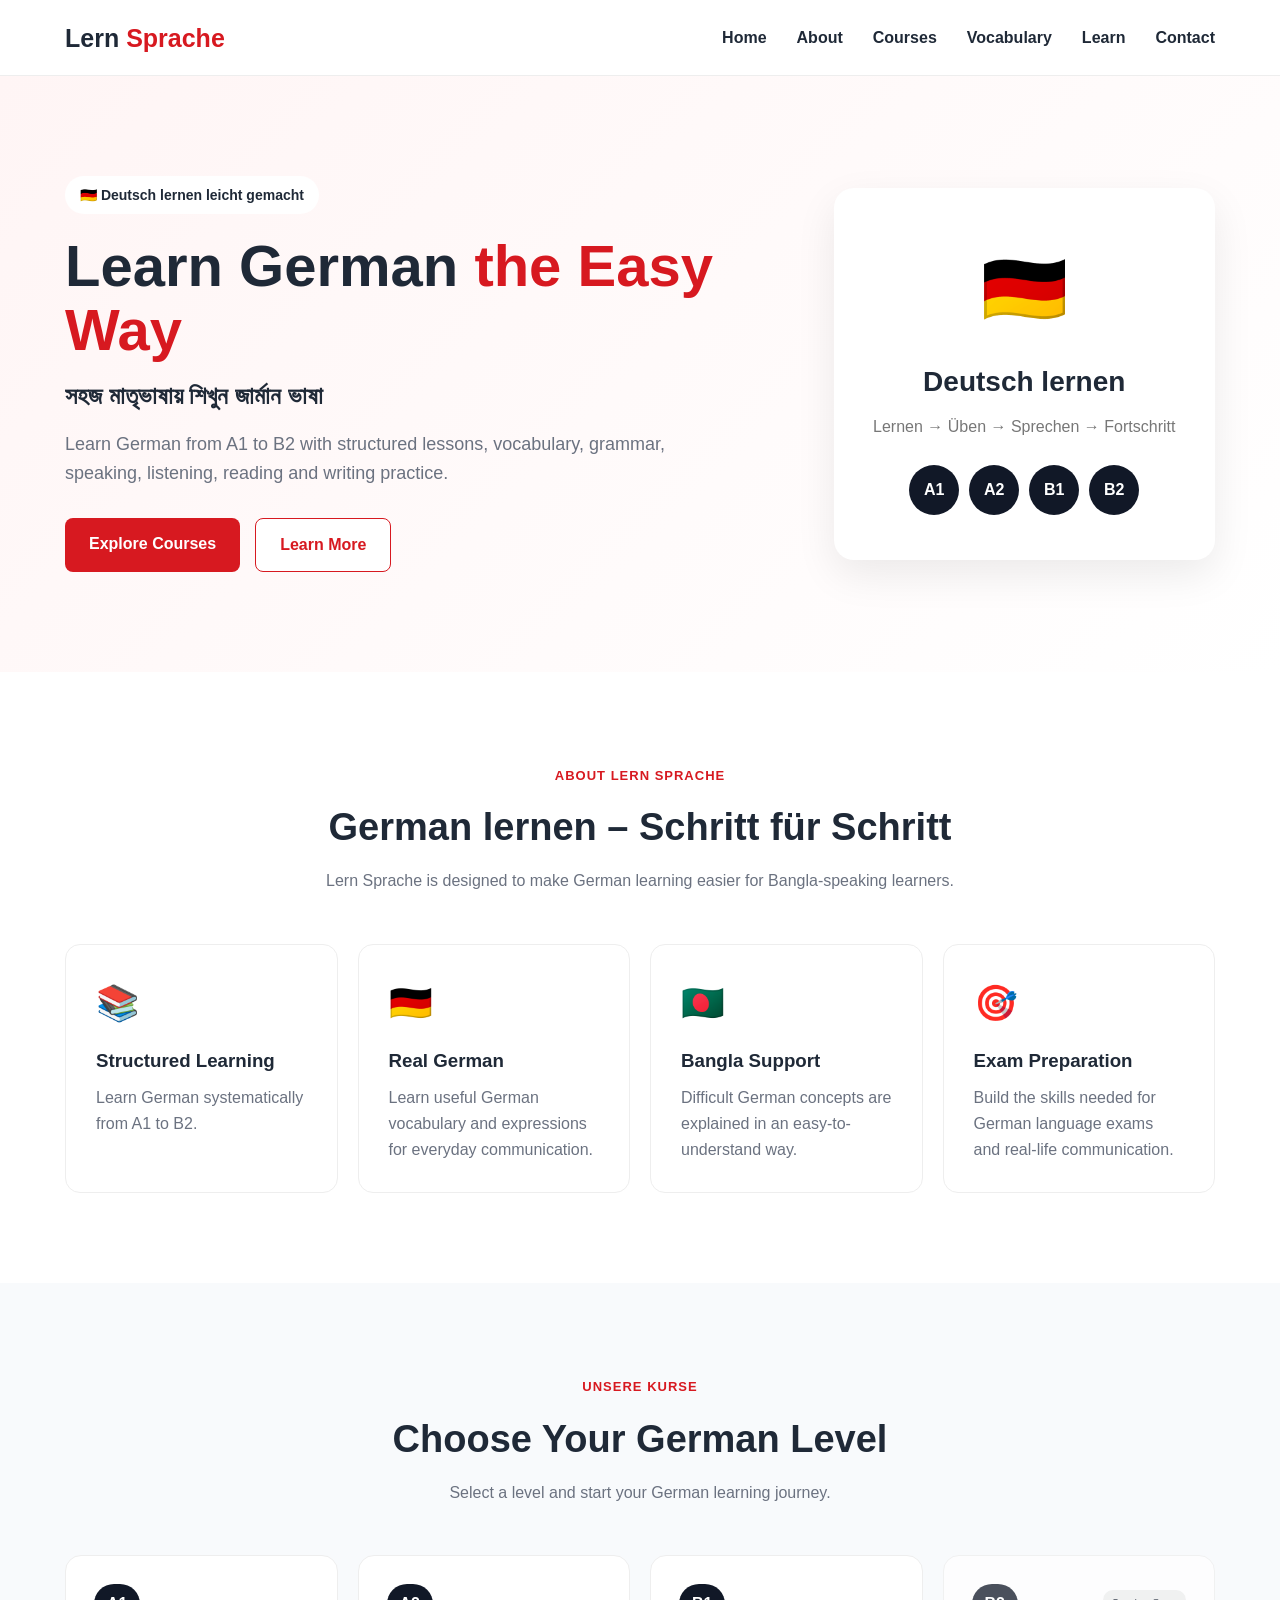
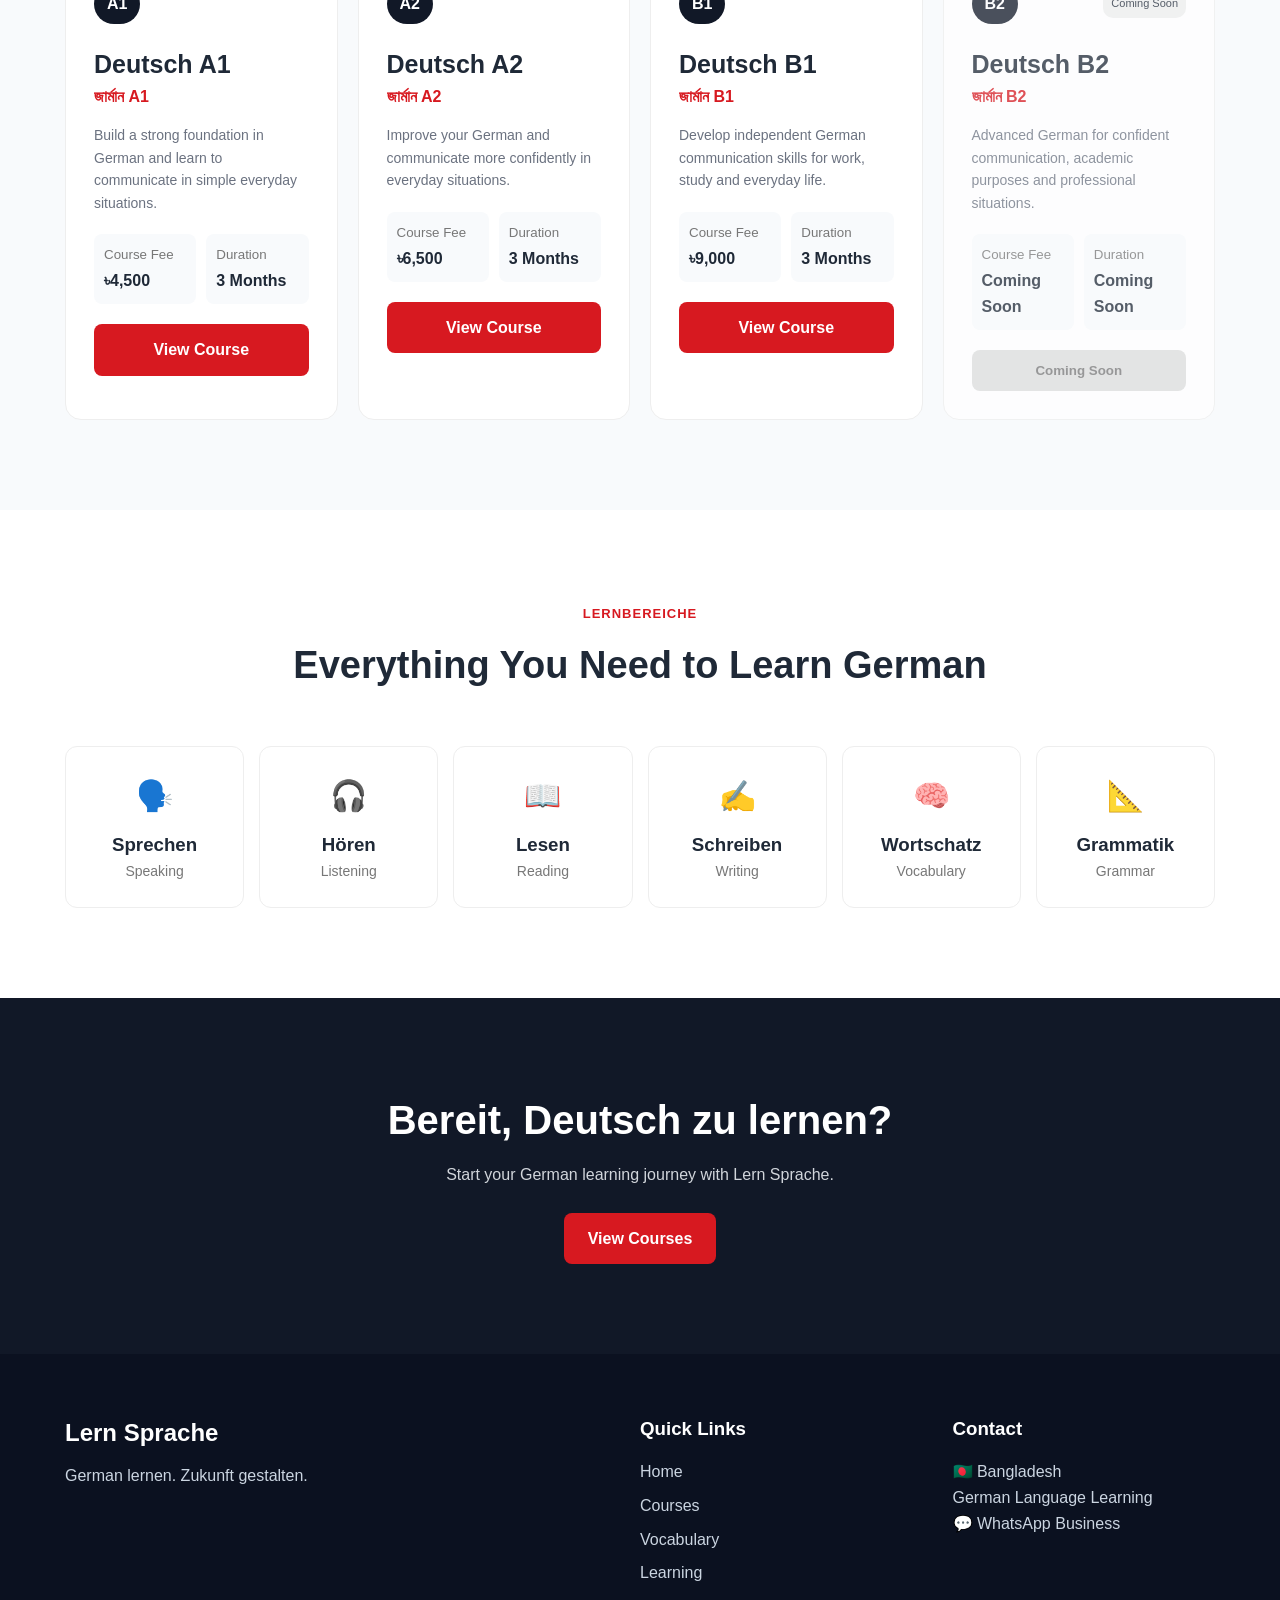
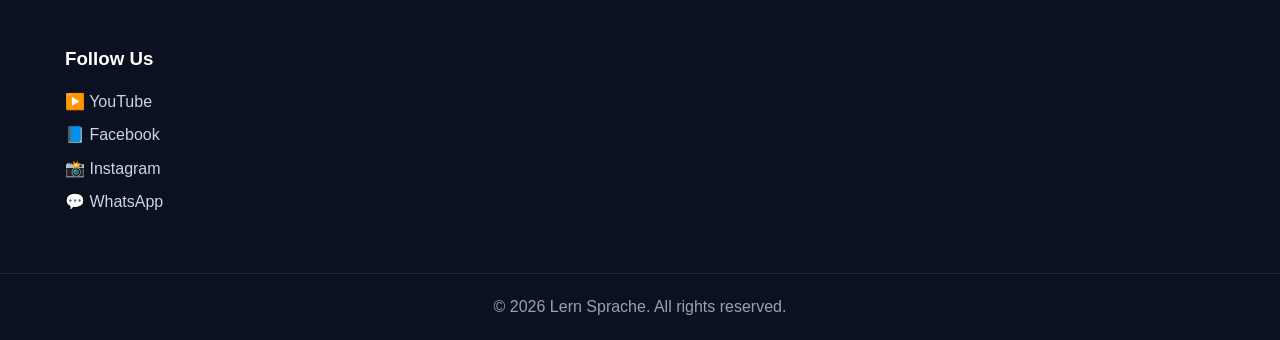
<file: index.html>
<!DOCTYPE html>
<html lang="en">
<head>
    <meta charset="UTF-8">

    <meta name="viewport" content="width=device-width, initial-scale=1.0">

    <meta
        name="description"
        content="Lern Sprache – Learn German easily with Bangla and English support."
    >

    <title>Lern Sprache | Learn German Easily</title>

    <link rel="stylesheet" href="css/style.css">
</head>

<body>

    <!-- ================= HEADER ================= -->

    <header class="header">

        <div class="container nav-container">

            <a href="index.html" class="logo">
                Lern <span>Sprache</span>
            </a>

            <nav class="navbar">

                <a href="#home">Home</a>
                <a href="#about">About</a>
                <a href="#courses">Courses</a>
                <a href="vocabulary/index.html">Vocabulary</a>
                <a href="#learning">Learn</a>
                <a href="#contact">Contact</a>

            </nav>

            <button class="menu-btn" id="menuBtn">
                ☰
            </button>

        </div>

    </header>


    <!-- ================= HERO ================= -->

    <section class="hero" id="home">

        <div class="container hero-container">

            <div class="hero-content">

                <span class="hero-label">
                    🇩🇪 Deutsch lernen leicht gemacht
                </span>

                <h1>
                    Learn German
                    <span>the Easy Way</span>
                </h1>

                <p class="hero-bangla">
                    সহজ মাতৃভাষায় শিখুন জার্মান ভাষা
                </p>

                <p class="hero-description">
                    Learn German from A1 to B2 with structured lessons,
                    vocabulary, grammar, speaking, listening, reading and writing practice.
                </p>

                <div class="hero-buttons">

                    <a href="#courses" class="btn btn-primary">
                        Explore Courses
                    </a>

                    <a href="#about" class="btn btn-secondary">
                        Learn More
                    </a>

                </div>

            </div>


            <div class="hero-card">

                <div class="german-flag">
                    🇩🇪
                </div>

                <h3>
                    Deutsch lernen
                </h3>

                <p>
                    Lernen → Üben → Sprechen → Fortschritt
                </p>

                <div class="hero-levels">

                    <span>A1</span>
                    <span>A2</span>
                    <span>B1</span>
                    <span>B2</span>

                </div>

            </div>

        </div>

    </section>


    <!-- ================= ABOUT ================= -->

    <section class="section" id="about">

        <div class="container">

            <div class="section-heading">

                <span class="section-label">
                    About Lern Sprache
                </span>

                <h2>
                    German lernen – Schritt für Schritt
                </h2>

                <p>
                    Lern Sprache is designed to make German learning easier
                    for Bangla-speaking learners.
                </p>

            </div>


            <div class="features">

                <div class="feature-card">

                    <div class="feature-icon">
                        📚
                    </div>

                    <h3>
                        Structured Learning
                    </h3>

                    <p>
                        Learn German systematically from A1 to B2.
                    </p>

                </div>


                <div class="feature-card">

                    <div class="feature-icon">
                        🇩🇪
                    </div>

                    <h3>
                        Real German
                    </h3>

                    <p>
                        Learn useful German vocabulary and expressions
                        for everyday communication.
                    </p>

                </div>


                <div class="feature-card">

                    <div class="feature-icon">
                        🇧🇩
                    </div>

                    <h3>
                        Bangla Support
                    </h3>

                    <p>
                        Difficult German concepts are explained
                        in an easy-to-understand way.
                    </p>

                </div>


                <div class="feature-card">

                    <div class="feature-icon">
                        🎯
                    </div>

                    <h3>
                        Exam Preparation
                    </h3>

                    <p>
                        Build the skills needed for German language exams
                        and real-life communication.
                    </p>

                </div>

            </div>

        </div>

    </section>


    <!-- ================= COURSES ================= -->

    <section class="section courses-section" id="courses">

        <div class="container">

            <div class="section-heading">

                <span class="section-label">
                    Unsere Kurse
                </span>

                <h2>
                    Choose Your German Level
                </h2>

                <p>
                    Select a level and start your German learning journey.
                </p>

            </div>


            <!-- JavaScript will generate courses here -->

            <div
                class="courses-grid"
                id="coursesContainer"
            >

                <p class="loading">
                    Loading courses...
                </p>

            </div>

        </div>

    </section>


    <!-- ================= LEARNING ================= -->

    <section class="section" id="learning">

        <div class="container">

            <div class="section-heading">

                <span class="section-label">
                    Lernbereiche
                </span>

                <h2>
                    Everything You Need to Learn German
                </h2>

            </div>


            <div class="learning-grid">

                <div class="learning-card">
                    <span>🗣️</span>
                    <h3>Sprechen</h3>
                    <p>Speaking</p>
                </div>

                <div class="learning-card">
                    <span>🎧</span>
                    <h3>Hören</h3>
                    <p>Listening</p>
                </div>

                <div class="learning-card">
                    <span>📖</span>
                    <h3>Lesen</h3>
                    <p>Reading</p>
                </div>

                <div class="learning-card">
                    <span>✍️</span>
                    <h3>Schreiben</h3>
                    <p>Writing</p>
                </div>


                <!-- CLICKABLE VOCABULARY CARD -->

                <a href="vocabulary/index.html" class="learning-card">
                    <span>🧠</span>
                    <h3>Wortschatz</h3>
                    <p>Vocabulary</p>
                </a>


                <div class="learning-card">
                    <span>📐</span>
                    <h3>Grammatik</h3>
                    <p>Grammar</p>
                </div>

            </div>

        </div>

    </section>


    <!-- ================= CTA ================= -->

    <section class="cta">

        <div class="container cta-content">

            <h2>
                Bereit, Deutsch zu lernen?
            </h2>

            <p>
                Start your German learning journey with Lern Sprache.
            </p>

            <a href="#courses" class="btn btn-primary">
                View Courses
            </a>

        </div>

    </section>


    <!-- ================= CONTACT ================= -->

    <footer class="footer" id="contact">

        <div class="container footer-container">


            <!-- BRAND -->

            <div>

                <h2 class="footer-logo">
                    Lern Sprache
                </h2>

                <p>
                    German lernen. Zukunft gestalten.
                </p>

            </div>


            <!-- QUICK LINKS -->

            <div>

                <h3>
                    Quick Links
                </h3>

                <a href="#home">Home</a>

                <a href="#courses">Courses</a>

                <a href="vocabulary/index.html">
                    Vocabulary
                </a>

                <a href="#learning">
                    Learning
                </a>

            </div>


            <!-- CONTACT -->

            <div>

                <h3>
                    Contact
                </h3>

                <p>
                    🇧🇩 Bangladesh
                </p>

                <p>
                    German Language Learning
                </p>

                <a
                    href="https://wa.me/8801822636746"
                    target="_blank"
                    rel="noopener noreferrer"
                >
                    💬 WhatsApp Business
                </a>

            </div>


            <!-- SOCIAL MEDIA -->

            <div>

                <h3>
                    Follow Us
                </h3>

                <a
                    href="https://www.youtube.com/channel/UC2gwxoOl-5OlXJsN3eg4RMQ"
                    target="_blank"
                    rel="noopener noreferrer"
                >
                    ▶️ YouTube
                </a>

                <a
                    href="https://www.facebook.com/lernsprache"
                    target="_blank"
                    rel="noopener noreferrer"
                >
                    📘 Facebook
                </a>

                <a
                    href="https://www.instagram.com/lernsprache51/"
                    target="_blank"
                    rel="noopener noreferrer"
                >
                    📸 Instagram
                </a>

                <a
                    href="https://wa.me/8801822636746"
                    target="_blank"
                    rel="noopener noreferrer"
                >
                    💬 WhatsApp
                </a>

            </div>

        </div>


        <div class="copyright">

            <p>
                © 2026 Lern Sprache. All rights reserved.
            </p>

        </div>

    </footer>


    <!-- ================= JAVASCRIPT ================= -->

    <script src="js/courses.js"></script>
    <script src="js/main.js"></script>

</body>
</html>
</file>
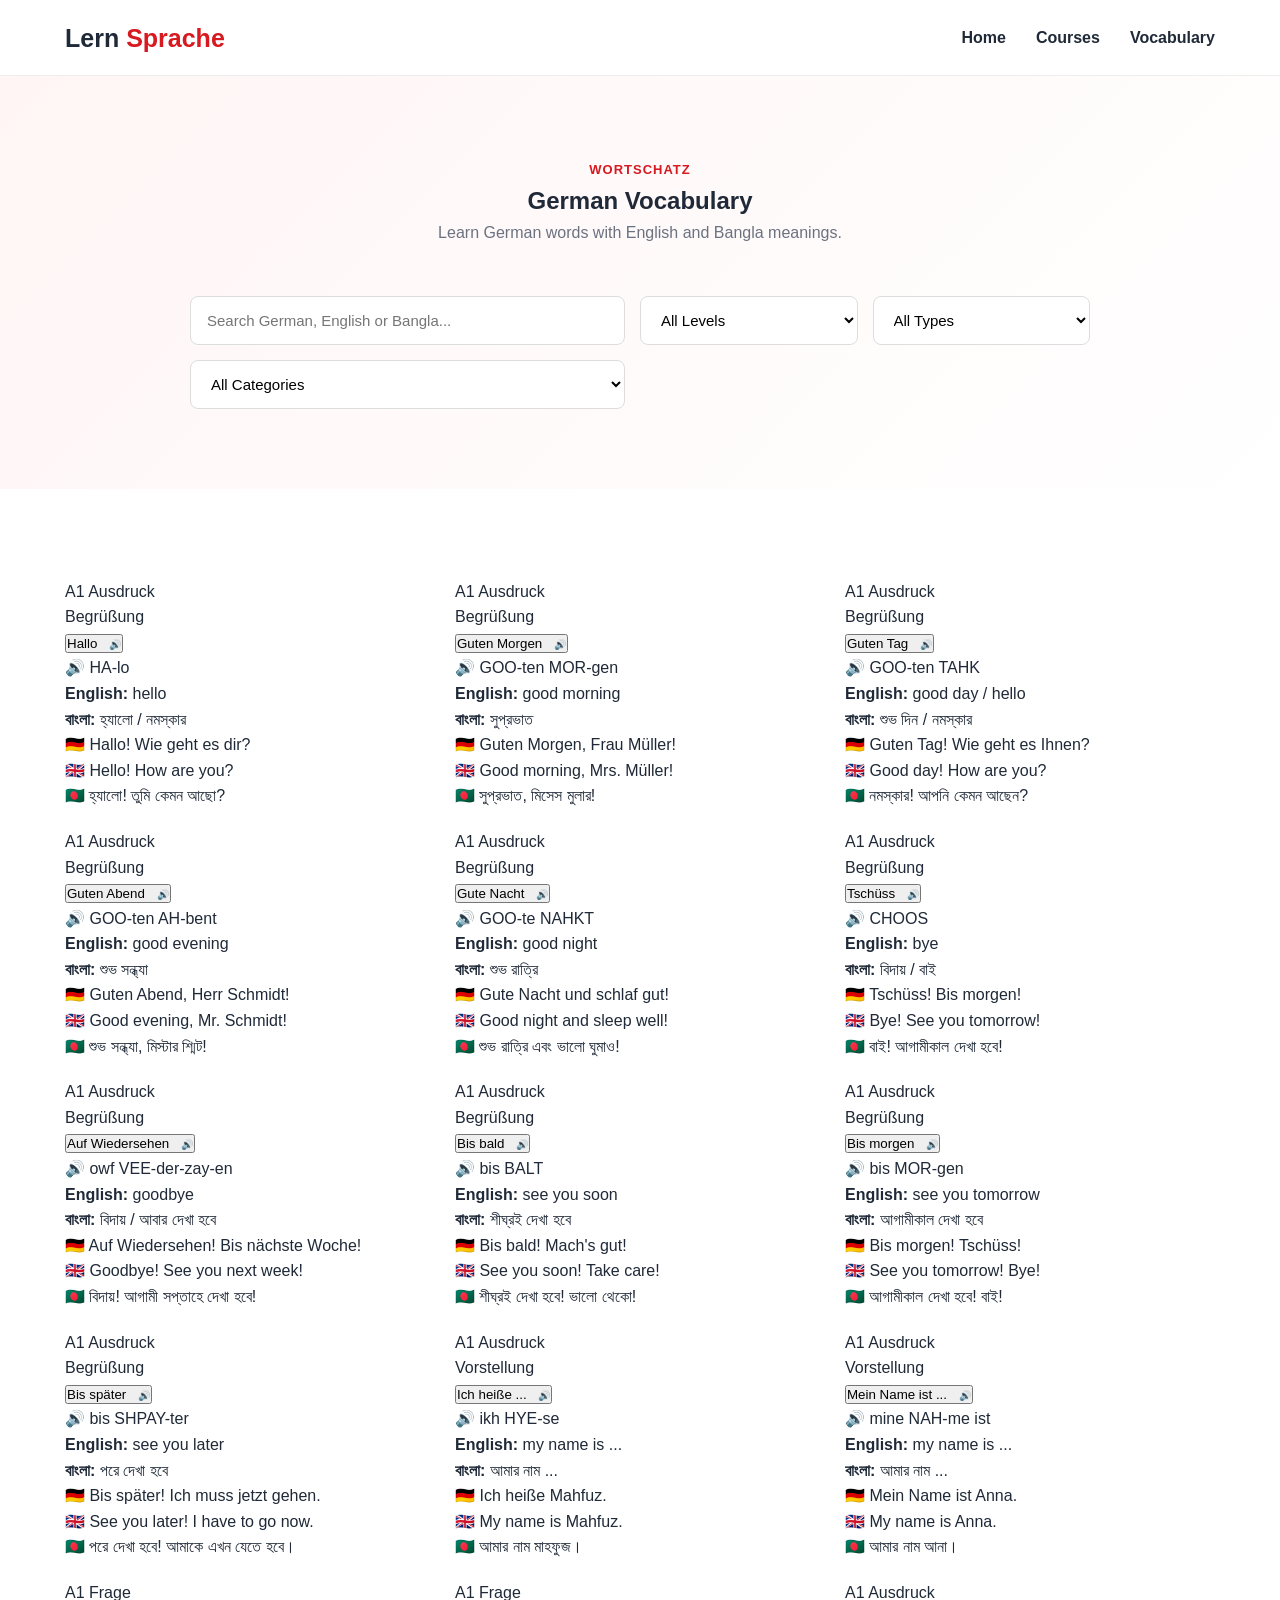
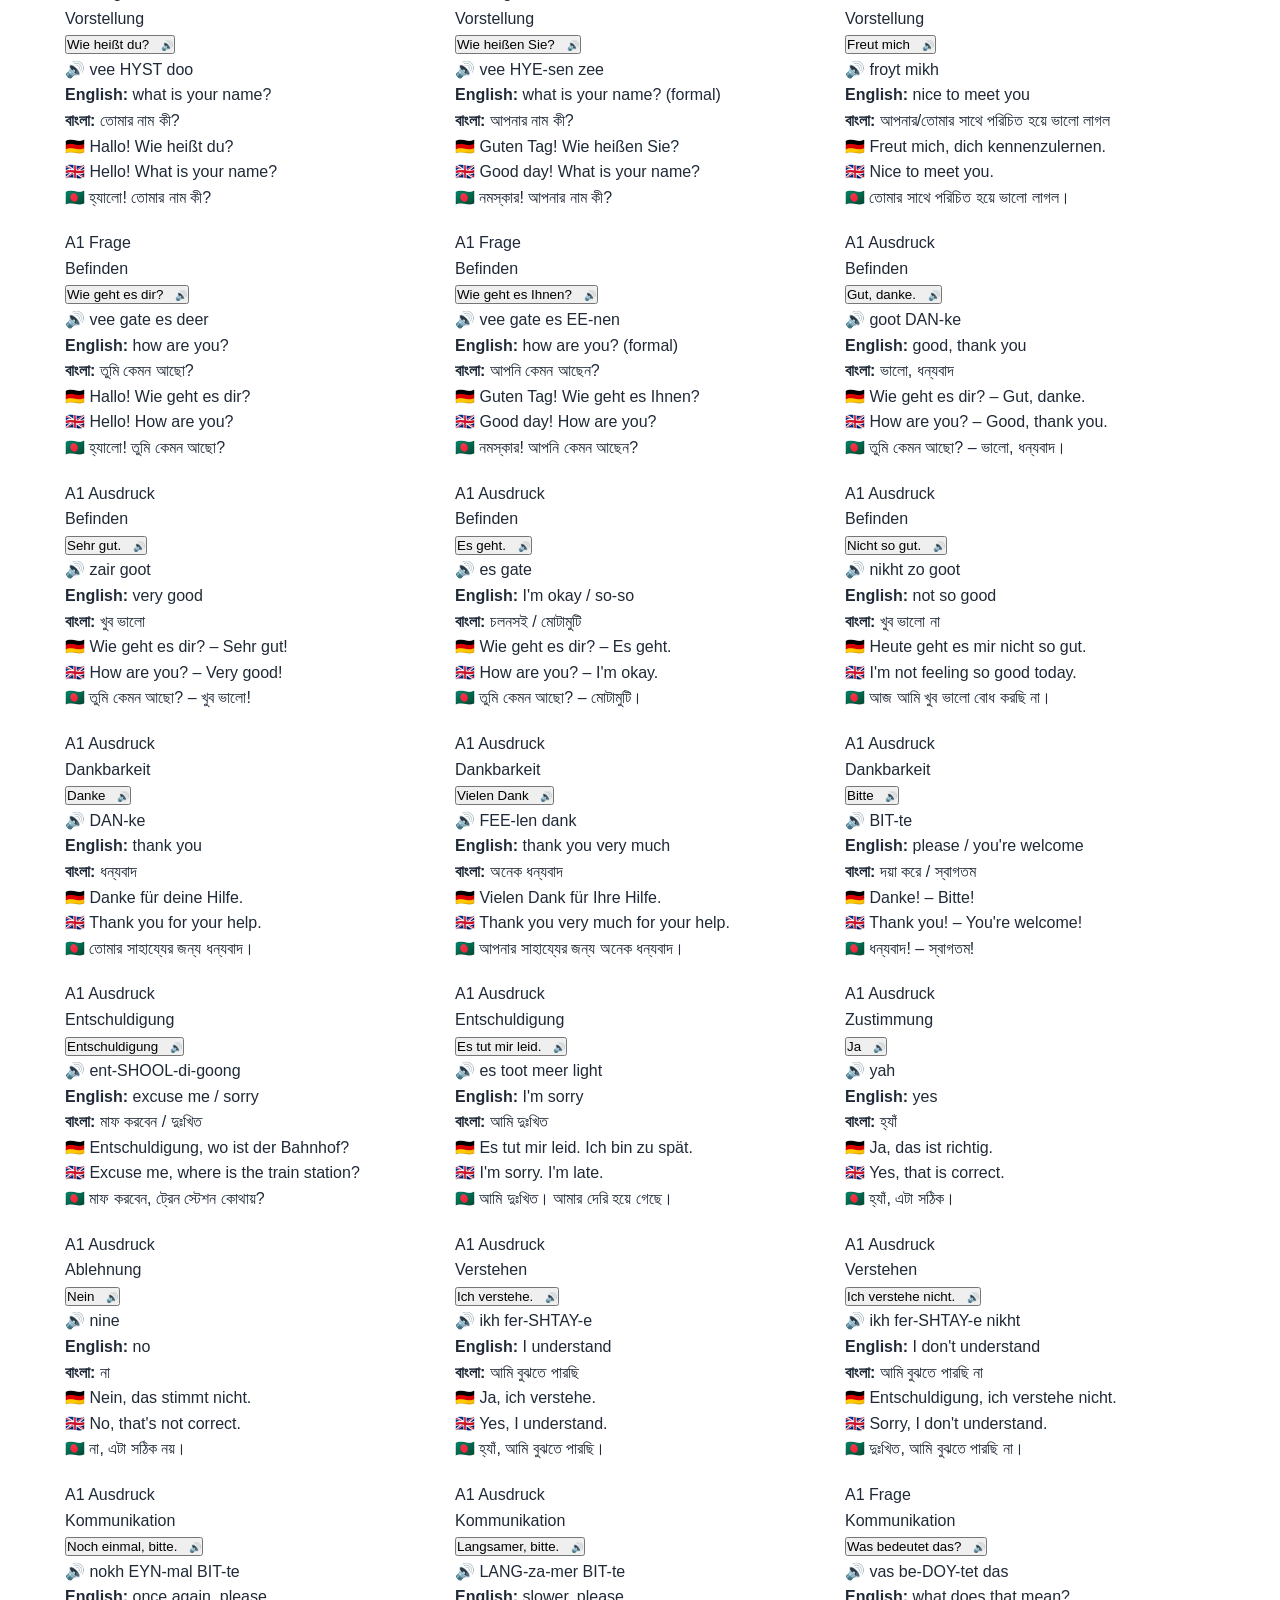
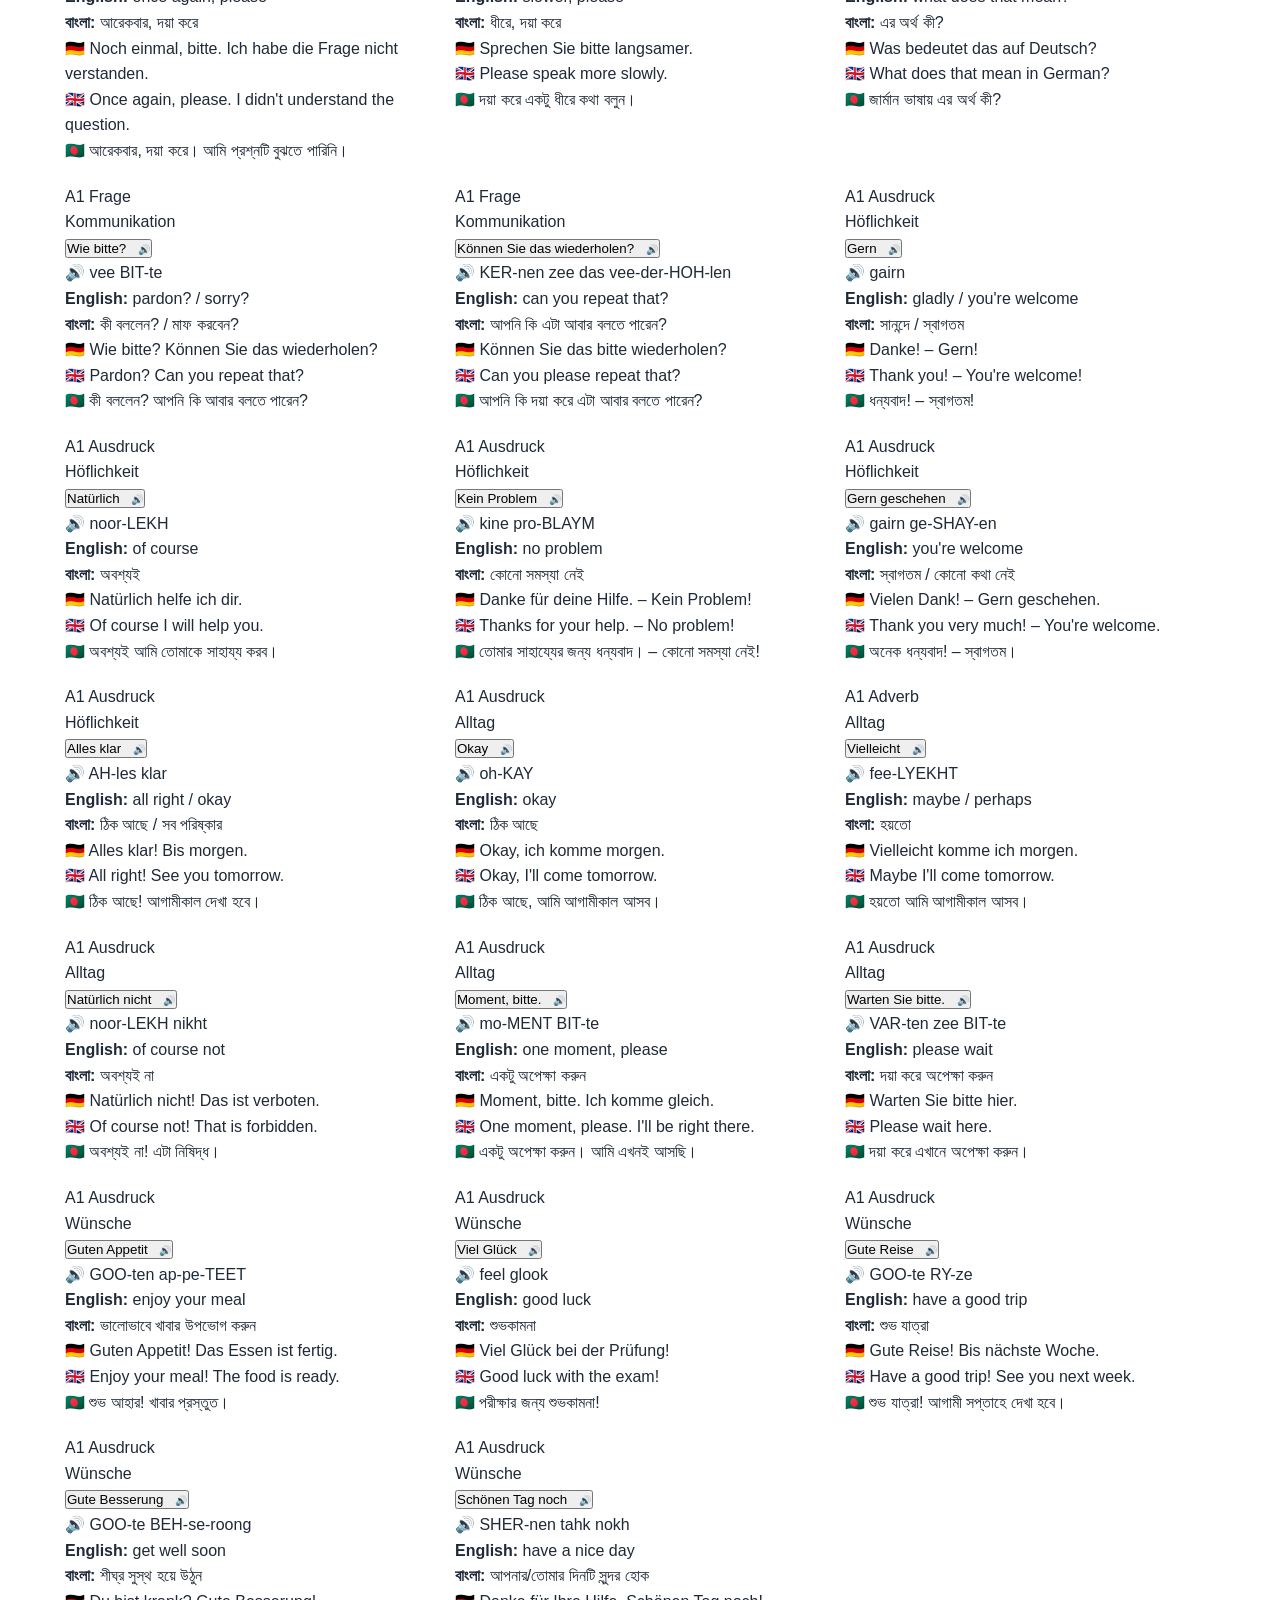
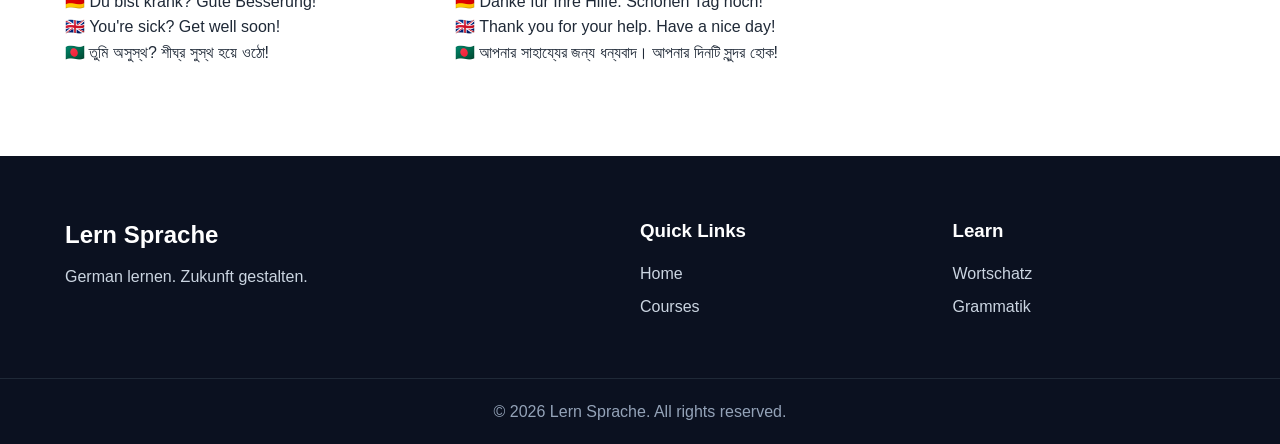
<file: vocabulary/index.html>
<!DOCTYPE html>
<html lang="en">

<head>

    <meta charset="UTF-8">

    <meta name="viewport" content="width=device-width, initial-scale=1.0">

    <title>Lern Sprache | Wortschatz</title>

    <link rel="stylesheet" href="../css/style.css">

</head>


<body>


<header class="header">

    <div class="container nav-container">

        <a href="../index.html" class="logo">
            Lern <span>Sprache</span>
        </a>

        <nav class="navbar">

            <a href="../index.html">Home</a>

            <a href="../index.html#courses">
                Courses
            </a>

            <a href="index.html">
                Vocabulary
            </a>

        </nav>

        <button class="menu-btn" id="menuBtn">
            ☰
        </button>

    </div>

</header>



<section class="course-detail-hero">

    <div class="container">

        <div class="section-heading">

            <span class="section-label">
                Wortschatz
            </span>

            <h1>
                German Vocabulary
            </h1>

            <p>
                Learn German words with English and Bangla meanings.
            </p>

        </div>


        <!-- SEARCH -->

<div class="vocabulary-controls">

    <input
        type="text"
        id="searchInput"
        placeholder="Search German, English or Bangla..."
    >

    <select id="levelFilter">

        <option value="all">
            All Levels
        </option>

        <option value="A1">
            A1
        </option>

        <option value="A2">
            A2
        </option>

        <option value="B1">
            B1
        </option>

    </select>


    <select id="typeFilter">

        <option value="all">
            All Types
        </option>

        <option value="Ausdruck">
            Ausdruck
        </option>

        <option value="Frage">
            Frage
        </option>

        <option value="Adverb">
            Adverb
        </option>

    </select>


    <select id="categoryFilter">

        <option value="all">
            All Categories
        </option>

    </select>

</div>

    </div>

</section>



<section class="section">

    <div class="container">

        <div
            id="vocabularyContainer"
            class="vocabulary-grid"
        >

            <p class="loading">
                Loading vocabulary...
            </p>

        </div>

    </div>

</section>



<footer class="footer">

    <div class="container footer-container">

        <div>

            <h2 class="footer-logo">
                Lern Sprache
            </h2>

            <p>
                German lernen. Zukunft gestalten.
            </p>

        </div>

        <div>

            <h3>
                Quick Links
            </h3>

            <a href="../index.html">
                Home
            </a>

            <a href="../index.html#courses">
                Courses
            </a>

        </div>

        <div>

            <h3>
                Learn
            </h3>

            <a href="index.html">
                Wortschatz
            </a>

            <a href="#">
                Grammatik
            </a>

        </div>

    </div>


    <div class="copyright">

        <p>
            © 2026 Lern Sprache. All rights reserved.
        </p>

    </div>

</footer>



<script src="../js/main.js"></script>

<script src="../js/vocabulary.js"></script>

</body>

</html>
</file>
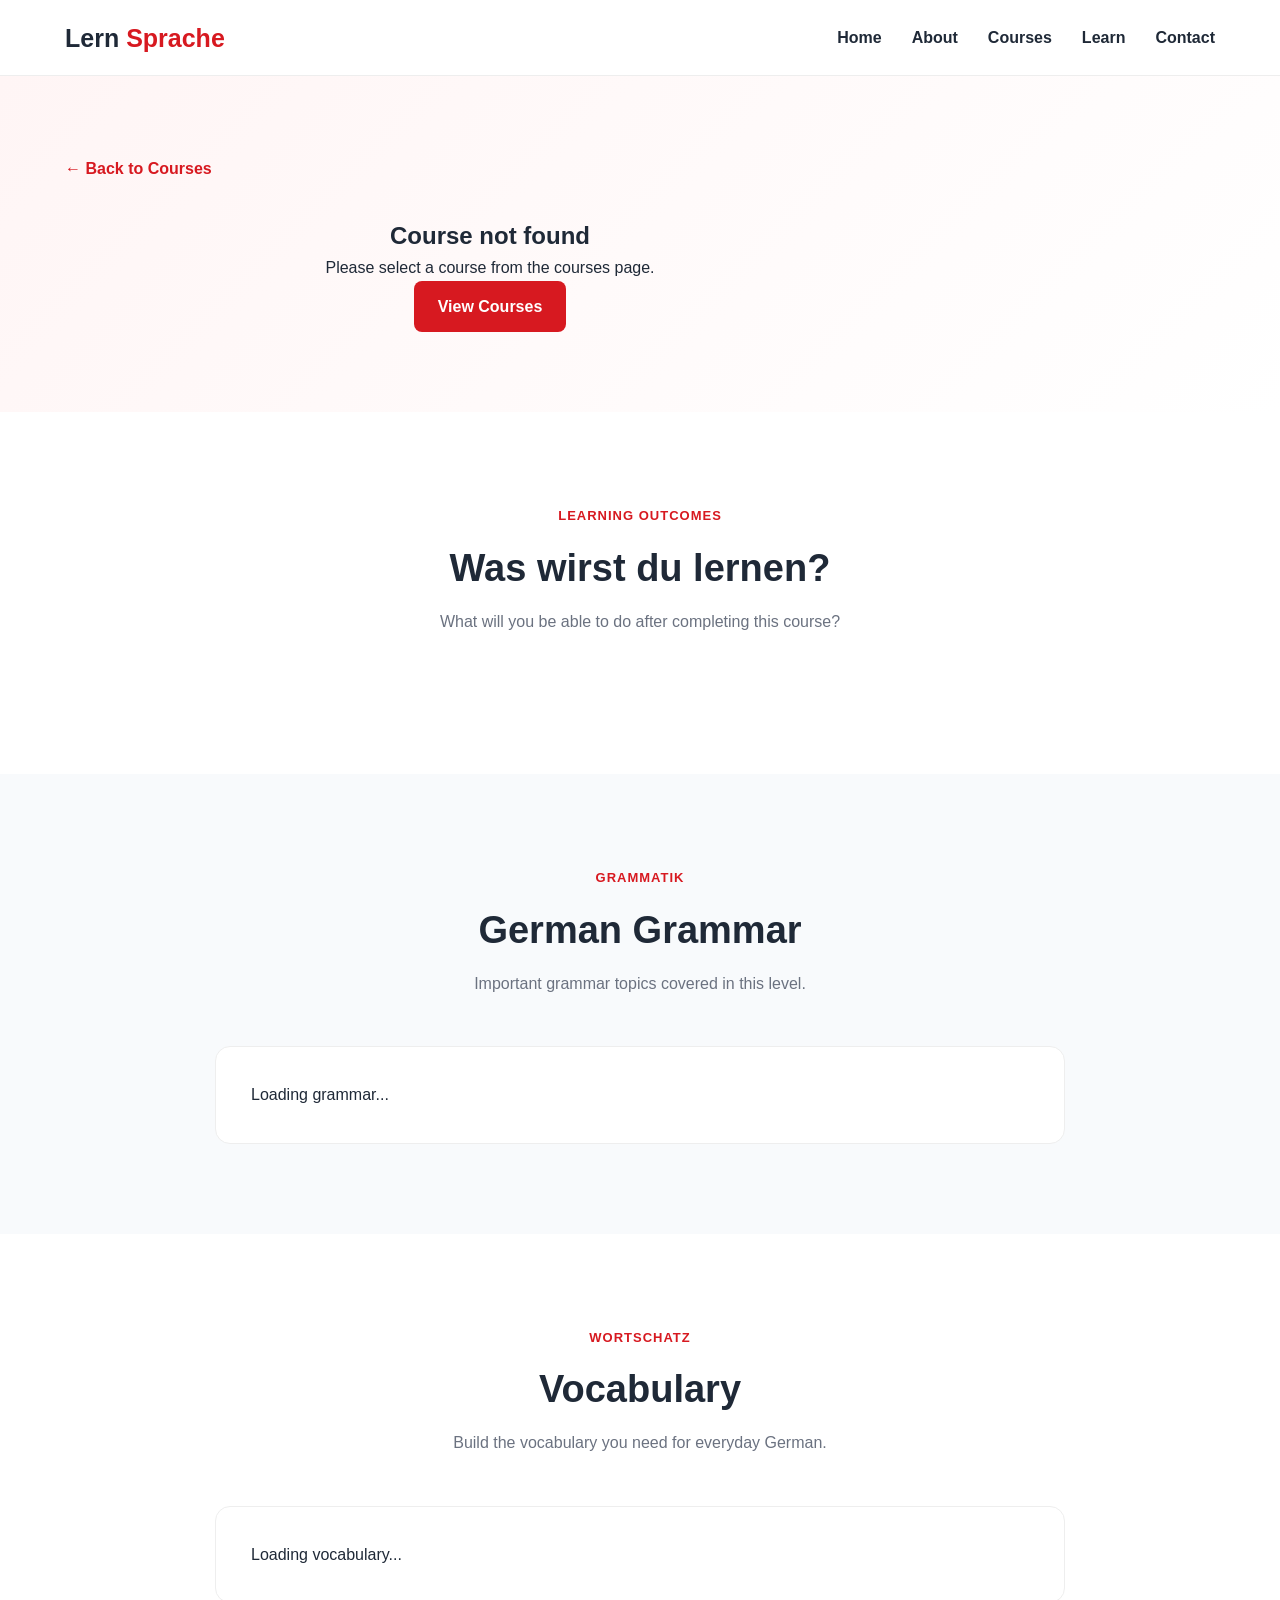
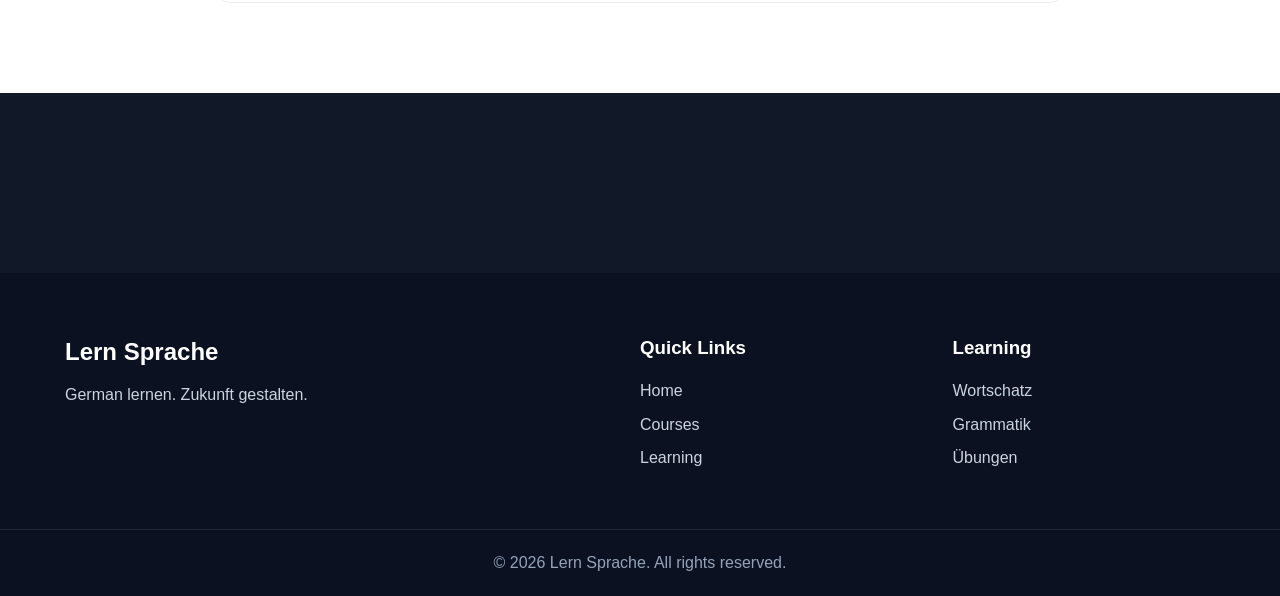
<file: courses/course.html>
<!DOCTYPE html>
<html lang="en">

<head>

    <meta charset="UTF-8">

    <meta name="viewport" content="width=device-width, initial-scale=1.0">

    <meta
        name="description"
        content="Lern Sprache German course details."
    >

    <title>Lern Sprache | German Course</title>

    <link rel="stylesheet" href="../css/style.css">

</head>


<body>


<!-- ================= HEADER ================= -->

<header class="header">

    <div class="container nav-container">

        <a href="../index.html" class="logo">
            Lern <span>Sprache</span>
        </a>


        <nav class="navbar">

            <a href="../index.html">Home</a>

            <a href="../index.html#about">
                About
            </a>

            <a href="../index.html#courses">
                Courses
            </a>

            <a href="../index.html#learning">
                Learn
            </a>

            <a href="../index.html#contact">
                Contact
            </a>

        </nav>


        <button class="menu-btn" id="menuBtn">
            ☰
        </button>

    </div>

</header>



<!-- ================= COURSE HERO ================= -->

<section class="course-detail-hero">

    <div class="container">

        <a
            href="../index.html#courses"
            class="back-link"
        >
            ← Back to Courses
        </a>


        <div
            class="course-detail-content"
            id="courseContent"
        >

            <p class="loading">
                Loading course...
            </p>

        </div>

    </div>

</section>



<!-- ================= LEARNING OUTCOMES ================= -->

<section class="section">

    <div class="container">

        <div class="section-heading">

            <span class="section-label">
                Learning Outcomes
            </span>

            <h2>
                Was wirst du lernen?
            </h2>

            <p>
                What will you be able to do after completing this course?
            </p>

        </div>


        <div
            class="outcomes-grid"
            id="outcomesContainer"
        >

            <!-- JavaScript will insert content -->

        </div>

    </div>

</section>



<!-- ================= GRAMMAR ================= -->

<section class="section grammar-section">

    <div class="container">

        <div class="section-heading">

            <span class="section-label">
                Grammatik
            </span>

            <h2>
                German Grammar
            </h2>

            <p>
                Important grammar topics covered in this level.
            </p>

        </div>


        <div
            class="grammar-box"
            id="grammarContainer"
        >

            Loading grammar...

        </div>

    </div>

</section>



<!-- ================= VOCABULARY ================= -->

<section class="section">

    <div class="container">

        <div class="section-heading">

            <span class="section-label">
                Wortschatz
            </span>

            <h2>
                Vocabulary
            </h2>

            <p>
                Build the vocabulary you need for everyday German.
            </p>

        </div>


        <div
            class="vocabulary-box"
            id="vocabularyContainer"
        >

            Loading vocabulary...

        </div>

    </div>

</section>



<!-- ================= COURSE CTA ================= -->

<section class="course-cta">

    <div class="container">

        <div id="ctaContainer">

            <!-- JavaScript will insert CTA -->

        </div>

    </div>

</section>



<!-- ================= FOOTER ================= -->

<footer class="footer">

    <div class="container footer-container">

        <div>

            <h2 class="footer-logo">
                Lern Sprache
            </h2>

            <p>
                German lernen. Zukunft gestalten.
            </p>

        </div>


        <div>

            <h3>
                Quick Links
            </h3>

            <a href="../index.html">
                Home
            </a>

            <a href="../index.html#courses">
                Courses
            </a>

            <a href="../index.html#learning">
                Learning
            </a>

        </div>


        <div>

            <h3>
                Learning
            </h3>

            <a href="#">
                Wortschatz
            </a>

            <a href="#">
                Grammatik
            </a>

            <a href="#">
                Übungen
            </a>

        </div>

    </div>


    <div class="copyright">

        <p>
            © 2026 Lern Sprache. All rights reserved.
        </p>

    </div>

</footer>



<script src="../js/main.js"></script>

<script src="../js/course-detail.js"></script>


</body>

</html>
</file>
<file: css/style.css>
/* =========================
   GLOBAL
========================= */

* {
    margin: 0;
    padding: 0;
    box-sizing: border-box;
}


html {
    scroll-behavior: smooth;
}


body {
    font-family: Arial, Helvetica, sans-serif;
    color: #1f2937;
    background: #ffffff;
    line-height: 1.6;
}


a {
    text-decoration: none;
    color: inherit;
}


.container {
    width: 90%;
    max-width: 1150px;
    margin: auto;
}


.section {
    padding: 90px 0;
}


/* =========================
   HEADER
========================= */

.header {
    position: sticky;
    top: 0;
    z-index: 1000;
    background: #ffffff;
    border-bottom: 1px solid #eeeeee;
}


.nav-container {
    height: 75px;
    display: flex;
    align-items: center;
    justify-content: space-between;
}


.logo {
    font-size: 25px;
    font-weight: 800;
}


.logo span {
    color: #d71920;
}


.navbar {
    display: flex;
    gap: 30px;
}


.navbar a {
    font-weight: 600;
    transition: 0.3s;
}


.navbar a:hover {
    color: #d71920;
}


.menu-btn {
    display: none;
    border: none;
    background: none;
    font-size: 28px;
    cursor: pointer;
}


/* =========================
   HERO
========================= */

.hero {
    background: linear-gradient(
        135deg,
        #fff5f5,
        #ffffff
    );

    padding: 100px 0;
}


.hero-container {
    display: grid;
    grid-template-columns: 1.3fr 0.7fr;
    gap: 60px;
    align-items: center;
}


.hero-label {
    display: inline-block;
    margin-bottom: 20px;
    padding: 8px 15px;
    background: #ffffff;
    border-radius: 30px;
    font-size: 14px;
    font-weight: 600;
}


.hero h1 {
    font-size: 58px;
    line-height: 1.1;
    margin-bottom: 15px;
}


.hero h1 span {
    color: #d71920;
}


.hero-bangla {
    font-size: 24px;
    font-weight: 700;
    margin-bottom: 15px;
}


.hero-description {
    max-width: 650px;
    color: #6b7280;
    font-size: 18px;
}


.hero-buttons {
    display: flex;
    gap: 15px;
    margin-top: 30px;
}


/* =========================
   BUTTONS
========================= */

.btn {
    display: inline-block;
    padding: 13px 24px;
    border-radius: 8px;
    font-weight: 700;
    border: none;
    cursor: pointer;
}


.btn-primary {
    background: #d71920;
    color: #ffffff;
}


.btn-primary:hover {
    background: #b9141a;
}


.btn-secondary {
    border: 1px solid #d71920;
    color: #d71920;
    background: #ffffff;
}


.btn-secondary:hover {
    background: #fff0f0;
}


.btn-disabled {
    background: #dddddd;
    color: #777777;
    width: 100%;
    cursor: not-allowed;
}


/* =========================
   HERO CARD
========================= */

.hero-card {
    background: #ffffff;
    padding: 45px 30px;
    border-radius: 20px;
    text-align: center;
    box-shadow: 0 15px 40px rgba(0, 0, 0, 0.08);
}


.german-flag {
    font-size: 70px;
    margin-bottom: 15px;
}


.hero-card h3 {
    font-size: 28px;
}


.hero-card p {
    color: #777777;
    margin: 10px 0 25px;
}


.hero-levels {
    display: flex;
    justify-content: center;
    gap: 10px;
}


.hero-levels span {
    width: 50px;
    height: 50px;
    display: flex;
    align-items: center;
    justify-content: center;
    background: #111827;
    color: #ffffff;
    border-radius: 50%;
    font-weight: bold;
}


/* =========================
   SECTION HEADING
========================= */

.section-heading {
    text-align: center;
    max-width: 700px;
    margin: 0 auto 50px;
}


.section-label {
    color: #d71920;
    font-weight: 700;
    text-transform: uppercase;
    font-size: 13px;
    letter-spacing: 1px;
}


.section-heading h2 {
    font-size: 38px;
    margin: 10px 0;
}


.section-heading p {
    color: #6b7280;
}


/* =========================
   FEATURES
========================= */

.features {
    display: grid;
    grid-template-columns: repeat(4, 1fr);
    gap: 20px;
}


.feature-card {
    padding: 30px;
    border: 1px solid #eeeeee;
    border-radius: 15px;
    transition: 0.3s;
}


.feature-card:hover {
    transform: translateY(-5px);
    box-shadow: 0 10px 30px rgba(0, 0, 0, 0.07);
}


.feature-icon {
    font-size: 35px;
    margin-bottom: 15px;
}


.feature-card h3 {
    margin-bottom: 10px;
}


.feature-card p {
    color: #6b7280;
}


/* =========================
   COURSES
========================= */

.courses-section {
    background: #f8fafc;
}


.courses-grid {
    display: grid;
    grid-template-columns: repeat(4, 1fr);
    gap: 20px;
}


.course-card {
    background: #ffffff;
    border-radius: 16px;
    padding: 28px;
    border: 1px solid #eeeeee;
    transition: 0.3s;
}


.course-card:hover {
    transform: translateY(-6px);
    box-shadow: 0 15px 35px rgba(0, 0, 0, 0.08);
}


.course-card.coming-soon {
    opacity: 0.75;
}


.course-top {
    display: flex;
    justify-content: space-between;
    align-items: center;
    margin-bottom: 20px;
}


.course-level {
    background: #111827;
    color: #ffffff;
    padding: 7px 13px;
    border-radius: 20px;
    font-weight: 700;
}


.coming-badge {
    font-size: 11px;
    background: #eeeeee;
    padding: 5px 8px;
    border-radius: 10px;
}


.course-card h3 {
    font-size: 25px;
}


.course-bangla {
    color: #d71920;
    font-weight: 600;
}


.course-description {
    margin: 15px 0;
    color: #6b7280;
    font-size: 14px;
}


.course-info {
    display: grid;
    grid-template-columns: 1fr 1fr;
    gap: 10px;
    margin: 20px 0;
}


.course-info div {
    background: #f8fafc;
    padding: 10px;
    border-radius: 8px;
}


.course-info small {
    display: block;
    color: #777777;
}


.course-info strong {
    display: block;
    margin-top: 3px;
}


.course-btn {
    width: 100%;
    text-align: center;
}


.loading,
.error {
    text-align: center;
    grid-column: 1 / -1;
}


/* =========================
   LEARNING
========================= */

.learning-grid {
    display: grid;
    grid-template-columns: repeat(6, 1fr);
    gap: 15px;
}


.learning-card {
    text-align: center;
    padding: 25px 10px;
    border: 1px solid #eeeeee;
    border-radius: 12px;
}


.learning-card span {
    font-size: 30px;
}


.learning-card h3 {
    margin-top: 10px;
}


.learning-card p {
    color: #777777;
    font-size: 14px;
}


/* =========================
   CTA
========================= */

.cta {
    padding: 90px 0;
    background: #111827;
    color: #ffffff;
    text-align: center;
}


.cta h2 {
    font-size: 40px;
    margin-bottom: 10px;
}


.cta p {
    margin-bottom: 25px;
    color: #d1d5db;
}


/* =========================
   FOOTER
========================= */

.footer {
    background: #0b1120;
    color: #ffffff;
    padding-top: 60px;
}


.footer-container {
    display: grid;
    grid-template-columns: 2fr 1fr 1fr;
    gap: 50px;
    padding-bottom: 50px;
}


.footer-logo {
    color: #ffffff;
    margin-bottom: 10px;
}


.footer-container h3 {
    margin-bottom: 15px;
}


.footer-container a {
    display: block;
    color: #cbd5e1;
    margin-bottom: 8px;
}


.footer-container p {
    color: #cbd5e1;
}


.copyright {
    border-top: 1px solid #1f2937;
    text-align: center;
    padding: 20px;
    color: #94a3b8;
}


/* =========================
   RESPONSIVE
========================= */

@media (max-width: 900px) {

    .hero-container {
        grid-template-columns: 1fr;
    }


    .features {
        grid-template-columns: repeat(2, 1fr);
    }


    .courses-grid {
        grid-template-columns: repeat(2, 1fr);
    }


    .learning-grid {
        grid-template-columns: repeat(3, 1fr);
    }

}


@media (max-width: 650px) {

    .navbar {
        display: none;
        position: absolute;
        top: 75px;
        left: 0;
        right: 0;
        background: #ffffff;
        flex-direction: column;
        padding: 20px;
        border-bottom: 1px solid #eeeeee;
    }


    .navbar.active {
        display: flex;
    }


    .menu-btn {
        display: block;
    }


    .hero {
        padding: 70px 0;
    }


    .hero h1 {
        font-size: 42px;
    }


    .hero-bangla {
        font-size: 20px;
    }


    .features {
        grid-template-columns: 1fr;
    }


    .courses-grid {
        grid-template-columns: 1fr;
    }


    .learning-grid {
        grid-template-columns: repeat(2, 1fr);
    }


    .footer-container {
        grid-template-columns: 1fr;
    }


    .section-heading h2 {
        font-size: 30px;
    }

}
/* =========================
   COURSE DETAIL PAGE
========================= */

.course-detail-hero {
    padding: 80px 0;
    background: linear-gradient(
        135deg,
        #fff5f5,
        #ffffff
    );
}


.back-link {
    display: inline-block;
    margin-bottom: 35px;
    color: #d71920;
    font-weight: 700;
}


.course-detail-content {
    max-width: 850px;
}


.course-level-large {
    display: inline-flex;
    align-items: center;
    justify-content: center;

    width: 80px;
    height: 80px;

    background: #111827;
    color: #ffffff;

    border-radius: 50%;

    font-size: 25px;
    font-weight: 800;

    margin-bottom: 25px;
}


.course-detail-content h1 {
    font-size: 55px;
    line-height: 1.1;
    margin-bottom: 8px;
}


.course-title-bangla {
    color: #d71920;
    font-size: 23px;
    font-weight: 700;
    margin-bottom: 20px;
}


.course-detail-description {
    max-width: 750px;
    color: #6b7280;
    font-size: 18px;
}


.course-detail-meta {
    display: flex;
    gap: 20px;
    margin-top: 35px;
}


.course-detail-meta div {
    background: #ffffff;
    padding: 18px 25px;
    border-radius: 10px;
    min-width: 170px;
    box-shadow: 0 8px 25px rgba(0, 0, 0, 0.06);
}


.course-detail-meta span {
    display: block;
    font-size: 13px;
    color: #777777;
}


.course-detail-meta strong {
    display: block;
    font-size: 20px;
    margin-top: 5px;
}


/* =========================
   LEARNING OUTCOMES
========================= */

.outcomes-grid {
    display: grid;
    grid-template-columns: repeat(4, 1fr);
    gap: 20px;
}


.outcome-card {
    padding: 30px;
    border: 1px solid #eeeeee;
    border-radius: 15px;
    background: #ffffff;
}


.outcome-icon {
    font-size: 40px;
    margin-bottom: 15px;
}


.outcome-card h3 {
    font-size: 22px;
}


.outcome-english {
    color: #d71920;
    font-size: 14px;
    font-weight: 600;
}


.outcome-card p {
    margin-top: 15px;
    color: #6b7280;
}


/* =========================
   GRAMMAR
========================= */

.grammar-section {
    background: #f8fafc;
}


.grammar-box,
.vocabulary-box {
    max-width: 850px;
    margin: auto;

    display: flex;
    gap: 25px;
    align-items: flex-start;

    background: #ffffff;

    padding: 35px;

    border-radius: 15px;

    border: 1px solid #eeeeee;
}


.grammar-icon,
.vocabulary-icon {
    font-size: 40px;
}


.grammar-box h3,
.vocabulary-box h3 {
    font-size: 25px;
    margin-bottom: 8px;
}


.grammar-box p,
.vocabulary-box p {
    color: #6b7280;
}


/* =========================
   COURSE CTA
========================= */

.course-cta {
    padding: 90px 0;
    background: #111827;
    color: #ffffff;
    text-align: center;
}


.course-cta-content {
    max-width: 700px;
    margin: auto;
}


.course-cta-content h2 {
    font-size: 40px;
    margin: 10px 0;
}


.course-cta-content p {
    color: #d1d5db;
}


.cta-price {
    font-size: 30px;
    font-weight: 800;
    margin: 20px 0;
}


/* =========================
   COURSE RESPONSIVE
========================= */

@media (max-width: 900px) {

    .outcomes-grid {
        grid-template-columns: repeat(2, 1fr);
    }

}


@media (max-width: 650px) {

    .course-detail-content h1 {
        font-size: 40px;
    }


    .course-detail-meta {
        flex-direction: column;
    }


    .course-detail-meta div {
        width: 100%;
    }


    .outcomes-grid {
        grid-template-columns: 1fr;
    }


    .grammar-box,
    .vocabulary-box {
        flex-direction: column;
    }

}
/* =========================
   VOCABULARY PAGE
========================= */

.vocabulary-controls {
    display: grid;
    grid-template-columns: 2fr 1fr 1fr;
    gap: 15px;
    max-width: 900px;
    margin: 40px auto 0;
}


.vocabulary-controls input,
.vocabulary-controls select {
    width: 100%;
    padding: 14px 16px;
    border: 1px solid #dddddd;
    border-radius: 8px;
    font-size: 15px;
    background: #ffffff;
}


.vocabulary-controls input:focus,
.vocabulary-controls select:focus {
    outline: none;
    border-color: #d71920;
}


.vocabulary-grid {
    display: grid;
    grid-template-columns: repeat(3, 1fr);
    gap: 20px;
}


.vocab-card {
    background: #ffffff;
    border: 1px solid #eeeeee;
    border-radius: 15px;
    padding: 25px;
    transition: 0.3s;
}


.vocab-card:hover {
    transform: translateY(-5px);
    box-shadow: 0 12px 30px rgba(0, 0, 0, 0.08);
}


.vocab-card-top {
    display: flex;
    justify-content: space-between;
    align-items: center;
}


.vocab-level {
    background: #111827;
    color: #ffffff;
    padding: 5px 10px;
    border-radius: 15px;
    font-size: 12px;
    font-weight: 700;
}


.vocab-type {
    color: #d71920;
    font-size: 13px;
    font-weight: 600;
}


.vocab-word {
    font-size: 30px;
    margin-top: 20px;
    margin-bottom: 5px;
}


.vocab-grammar {
    color: #777777;
    font-size: 13px;
}


.vocab-meaning {
    margin-top: 20px;
}


.vocab-meaning p {
    margin-bottom: 7px;
}


.vocab-example {
    margin-top: 20px;
    padding: 15px;
    background: #f8fafc;
    border-radius: 8px;
}


.vocab-example p {
    margin-top: 5px;
    font-style: italic;
}


.no-results {
    grid-column: 1 / -1;
    text-align: center;
    padding: 60px 20px;
}


@media (max-width: 900px) {

    .vocabulary-grid {
        grid-template-columns: repeat(2, 1fr);
    }

}


@media (max-width: 650px) {

    .vocabulary-controls {
        grid-template-columns: 1fr;
    }


    .vocabulary-grid {
        grid-template-columns: 1fr;
    }

}
.learning-card {
    text-decoration: none;
    color: inherit;
    display: block;
}

.learning-card:hover {
    text-decoration: none;
}
.learning-card {
    text-decoration: none;
    color: inherit;
    display: block;
}

.learning-card:hover {
    text-decoration: none;
}
```css
/* =================================
   CLICKABLE VOCABULARY WORD
================================= */

.vocabulary-word {
    background: none;
    border: none;
    padding: 0;
    margin: 0;
    font: inherit;
    font-weight: inherit;
    color: inherit;
    cursor: pointer;
    text-align: left;
}

.vocabulary-word:hover {
    opacity: 0.75;
}

.vocabulary-word:active {
    transform: scale(0.98);
}

.speaker-icon {
    margin-left: 8px;
    font-size: 0.75em;
}
```
</file>
